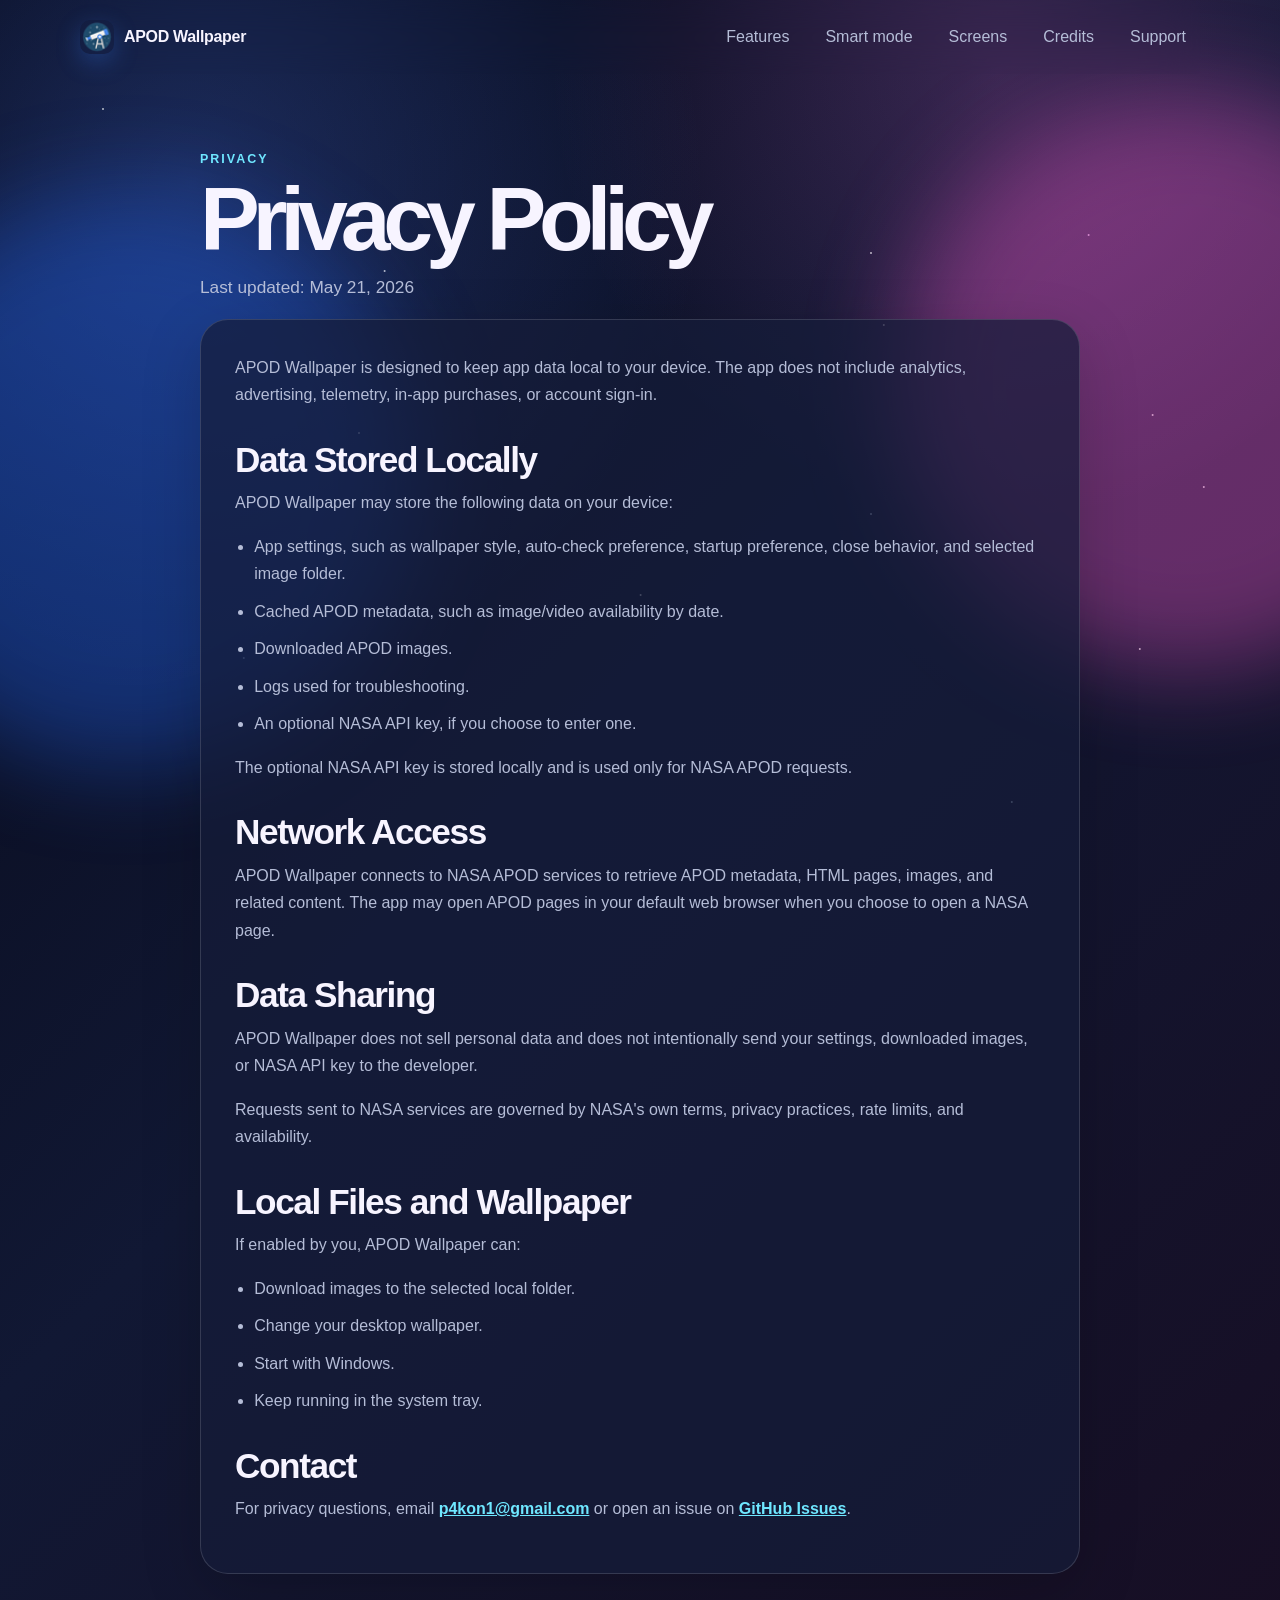
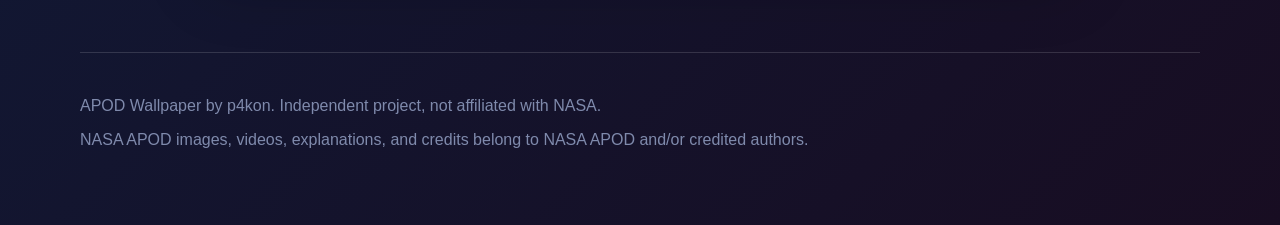
<file: website/privacy.html>
<!doctype html>
<html lang="en">
<head>
  <meta charset="utf-8">
  <meta name="viewport" content="width=device-width, initial-scale=1">
  <meta name="description" content="Privacy policy for APOD Wallpaper.">
  <meta name="theme-color" content="#090d1f">
  <title>Privacy Policy - APOD Wallpaper</title>
  <link rel="icon" href="assets/app-icon.png">
  <link rel="stylesheet" href="styles.css">
</head>
<body>
  <div class="sky" aria-hidden="true">
    <span class="star star-a"></span>
    <span class="star star-b"></span>
    <span class="star star-c"></span>
    <span class="nebula nebula-blue"></span>
    <span class="nebula nebula-rose"></span>
  </div>

  <header class="site-header">
    <a class="brand" href="index.html" aria-label="APOD Wallpaper home">
      <img src="assets/app-icon.png" alt="" width="34" height="34">
      <span>APOD Wallpaper</span>
    </a>
    <nav class="nav" aria-label="Primary navigation">
      <a href="index.html#features">Features</a>
      <a href="index.html#smart">Smart mode</a>
      <a href="index.html#screens">Screens</a>
      <a href="index.html#credits">Credits</a>
      <a href="index.html#support">Support</a>
    </nav>
  </header>

  <main>
    <section class="section legal-page">
      <p class="eyebrow">Privacy</p>
      <h1>Privacy Policy</h1>
      <p class="lead compact">Last updated: May 21, 2026</p>

      <div class="legal-card">
        <p>
          APOD Wallpaper is designed to keep app data local to your device. The app does not include
          analytics, advertising, telemetry, in-app purchases, or account sign-in.
        </p>

        <h2>Data Stored Locally</h2>
        <p>APOD Wallpaper may store the following data on your device:</p>
        <ul>
          <li>App settings, such as wallpaper style, auto-check preference, startup preference, close behavior, and selected image folder.</li>
          <li>Cached APOD metadata, such as image/video availability by date.</li>
          <li>Downloaded APOD images.</li>
          <li>Logs used for troubleshooting.</li>
          <li>An optional NASA API key, if you choose to enter one.</li>
        </ul>
        <p>The optional NASA API key is stored locally and is used only for NASA APOD requests.</p>

        <h2>Network Access</h2>
        <p>
          APOD Wallpaper connects to NASA APOD services to retrieve APOD metadata, HTML pages,
          images, and related content. The app may open APOD pages in your default web browser
          when you choose to open a NASA page.
        </p>

        <h2>Data Sharing</h2>
        <p>
          APOD Wallpaper does not sell personal data and does not intentionally send your settings,
          downloaded images, or NASA API key to the developer.
        </p>
        <p>
          Requests sent to NASA services are governed by NASA's own terms, privacy practices,
          rate limits, and availability.
        </p>

        <h2>Local Files and Wallpaper</h2>
        <p>If enabled by you, APOD Wallpaper can:</p>
        <ul>
          <li>Download images to the selected local folder.</li>
          <li>Change your desktop wallpaper.</li>
          <li>Start with Windows.</li>
          <li>Keep running in the system tray.</li>
        </ul>

        <h2>Contact</h2>
        <p>
          For privacy questions, email
          <a href="mailto:p4kon1@gmail.com?subject=APOD%20Wallpaper%20privacy">p4kon1@gmail.com</a>
          or open an issue on
          <a href="https://github.com/p4kon/apod_wallpaper/issues">GitHub Issues</a>.
        </p>
      </div>
    </section>
  </main>

  <footer class="footer">
    <p>APOD Wallpaper by p4kon. Independent project, not affiliated with NASA.</p>
    <p>NASA APOD images, videos, explanations, and credits belong to NASA APOD and/or credited authors.</p>
  </footer>
</body>
</html>
</file>
<file: website/styles.css>
:root {
  color-scheme: dark;
  --bg: #070a19;
  --bg-soft: rgba(16, 22, 45, 0.78);
  --card: rgba(22, 29, 58, 0.72);
  --card-strong: rgba(30, 39, 77, 0.9);
  --text: #f7f4ff;
  --muted: #b5bdd7;
  --soft: #7f8aac;
  --line: rgba(255, 255, 255, 0.14);
  --blue: #3a86ff;
  --green: #23c18a;
  --red: #ff5d73;
  --pink: #e59af2;
  --cyan: #6fe7ff;
  --shadow: 0 26px 80px rgba(0, 0, 0, 0.4);
  --radius: 28px;
  font-family: "Segoe UI", "Aptos", "Trebuchet MS", sans-serif;
}

* {
  box-sizing: border-box;
}

html {
  scroll-behavior: smooth;
}

body {
  min-height: 100vh;
  margin: 0;
  color: var(--text);
  background:
    radial-gradient(circle at 15% 10%, rgba(78, 127, 255, 0.28), transparent 32rem),
    radial-gradient(circle at 78% 4%, rgba(231, 113, 226, 0.2), transparent 28rem),
    linear-gradient(135deg, #060817 0%, #111834 45%, #180d22 100%);
  overflow-x: hidden;
}

body.has-lightbox {
  overflow: hidden;
}

a {
  color: inherit;
}

.sky {
  position: fixed;
  inset: 0;
  z-index: -1;
  pointer-events: none;
  overflow: hidden;
}

.star,
.nebula {
  position: absolute;
  display: block;
}

.star {
  width: 2px;
  height: 2px;
  border-radius: 999px;
  background: white;
  box-shadow:
    22vw 18vh 0 #fff,
    40vw 9vh 0 #d9f0ff,
    61vw 24vh 0 #fff,
    77vw 14vh 0 #f8d9ff,
    86vw 42vh 0 #fff,
    11vw 61vh 0 #d9f0ff,
    52vw 73vh 0 #fff,
    93vw 78vh 0 #fff;
  animation: twinkle 4.8s ease-in-out infinite;
  opacity: 0.7;
}

.star-a { left: 8%; top: 12%; }
.star-b { left: 28%; top: 48%; animation-delay: 1.4s; }
.star-c { left: 68%; top: 28%; animation-delay: 2.2s; }

.nebula {
  width: 36rem;
  height: 36rem;
  border-radius: 999px;
  filter: blur(48px);
  opacity: 0.35;
}

.nebula-blue {
  left: -10rem;
  top: 12rem;
  background: #246bff;
}

.nebula-rose {
  right: -12rem;
  top: 6rem;
  background: #ff5ad1;
}

.site-header {
  position: sticky;
  top: 0;
  z-index: 20;
  display: flex;
  align-items: center;
  justify-content: space-between;
  width: min(1120px, calc(100% - 32px));
  margin: 0 auto;
  padding: 18px 0;
  backdrop-filter: blur(16px);
}

.brand,
.nav {
  display: flex;
  align-items: center;
}

.brand {
  gap: 10px;
  text-decoration: none;
  font-weight: 800;
  letter-spacing: -0.02em;
}

.brand img {
  border-radius: 10px;
  box-shadow: 0 8px 24px rgba(58, 134, 255, 0.28);
}

.nav {
  gap: 8px;
}

.nav a {
  padding: 9px 13px;
  color: var(--muted);
  text-decoration: none;
  border: 1px solid transparent;
  border-radius: 999px;
}

.nav a:hover {
  color: var(--text);
  border-color: var(--line);
  background: rgba(255, 255, 255, 0.06);
}

.section {
  width: min(1120px, calc(100% - 32px));
  margin: 0 auto;
  padding: 78px 0;
}

.hero {
  display: grid;
  grid-template-columns: minmax(0, 0.95fr) minmax(420px, 1.05fr);
  gap: 48px;
  align-items: center;
  min-height: calc(100vh - 82px);
}

.eyebrow {
  margin: 0 0 14px;
  color: var(--cyan);
  font-size: 0.78rem;
  font-weight: 800;
  letter-spacing: 0.16em;
  text-transform: uppercase;
}

h1,
h2,
h3,
p {
  margin-top: 0;
}

h1 {
  max-width: 760px;
  margin-bottom: 22px;
  font-size: clamp(3.2rem, 8vw, 7.4rem);
  line-height: 0.88;
  letter-spacing: -0.08em;
}

h2 {
  margin-bottom: 20px;
  font-size: clamp(2rem, 4vw, 4rem);
  line-height: 0.98;
  letter-spacing: -0.06em;
}

h3 {
  margin-bottom: 10px;
  font-size: 1.28rem;
}

.lead {
  max-width: 620px;
  color: var(--muted);
  font-size: 1.25rem;
  line-height: 1.65;
}

.lead.compact {
  max-width: 820px;
  font-size: 1.08rem;
}

.actions {
  display: flex;
  flex-wrap: wrap;
  gap: 14px;
  margin-top: 28px;
}

.button {
  display: inline-flex;
  align-items: center;
  justify-content: center;
  min-height: 48px;
  padding: 0 22px;
  font-weight: 800;
  text-decoration: none;
  border-radius: 999px;
  transition: transform 180ms ease, border-color 180ms ease, background 180ms ease;
}

.button:hover {
  transform: translateY(-2px);
}

.button.primary {
  color: #07101f;
  background: linear-gradient(135deg, #83e9ff, #ef9bff 55%, #ffffff);
}

.button.ghost {
  color: var(--text);
  border: 1px solid var(--line);
  background: rgba(255, 255, 255, 0.06);
}

.microcopy {
  margin-top: 18px;
  color: var(--soft);
  font-size: 0.92rem;
}

.app-preview {
  border: 1px solid rgba(255, 255, 255, 0.16);
  border-radius: 34px;
  background:
    linear-gradient(145deg, rgba(255, 255, 255, 0.14), transparent),
    rgba(9, 12, 28, 0.68);
  box-shadow: var(--shadow);
  overflow: hidden;
  transform: perspective(900px) rotateY(-5deg) rotateX(4deg);
}

.window-chrome {
  display: flex;
  gap: 8px;
  padding: 16px 18px;
  border-bottom: 1px solid var(--line);
  background: rgba(255, 255, 255, 0.05);
}

.window-chrome span {
  width: 11px;
  height: 11px;
  border-radius: 999px;
  background: rgba(255, 255, 255, 0.38);
}

.mock-app {
  display: grid;
  grid-template-columns: 58px 1fr;
  min-height: 520px;
}

.mock-app aside {
  display: flex;
  flex-direction: column;
  gap: 18px;
  align-items: center;
  padding-top: 24px;
  border-right: 1px solid var(--line);
  background: rgba(255, 255, 255, 0.05);
}

.nav-dot {
  width: 28px;
  height: 28px;
  border-radius: 10px;
  border: 1px solid var(--line);
  background: rgba(255, 255, 255, 0.08);
}

.nav-dot.active {
  background: linear-gradient(135deg, var(--blue), var(--cyan));
}

.mock-content {
  padding: 24px;
}

.month-row {
  display: flex;
  align-items: center;
  justify-content: center;
  gap: 48px;
  margin-bottom: 22px;
  font-size: 1.4rem;
}

.calendar-grid {
  display: grid;
  grid-template-columns: repeat(4, 1fr);
  gap: 10px;
}

.day {
  display: grid;
  min-height: 56px;
  place-items: center;
  border-radius: 15px;
  font-weight: 800;
  background: rgba(255, 255, 255, 0.12);
}

.day.blue { background: rgba(58, 134, 255, 0.82); }
.day.green { background: rgba(35, 193, 138, 0.72); }
.day.red { background: rgba(255, 93, 115, 0.76); }
.day.future { color: var(--soft); opacity: 0.55; }
.day.selected { outline: 2px solid white; }

.preview-card {
  display: grid;
  grid-template-columns: 1fr 1fr;
  gap: 18px;
  margin-top: 24px;
  padding: 18px;
  border: 1px solid var(--line);
  border-radius: 22px;
  background: rgba(255, 255, 255, 0.06);
}

.preview-image {
  min-height: 140px;
  border-radius: 18px;
  background:
    radial-gradient(circle at 35% 45%, rgba(255, 180, 120, 0.9), transparent 18%),
    radial-gradient(circle at 62% 56%, rgba(255, 70, 122, 0.68), transparent 26%),
    radial-gradient(circle at 40% 80%, rgba(77, 170, 255, 0.55), transparent 28%),
    #111831;
}

.preview-card p {
  color: var(--muted);
  line-height: 1.55;
}

.section-heading {
  max-width: 760px;
  margin-bottom: 32px;
}

.features,
.screen-grid,
.smart-grid {
  display: grid;
  grid-template-columns: repeat(4, 1fr);
  gap: 18px;
}

.features article,
.panel,
.support-card,
.screen-grid figure,
.smart-card {
  border: 1px solid var(--line);
  border-radius: var(--radius);
  background: var(--card);
  box-shadow: 0 18px 60px rgba(0, 0, 0, 0.18);
}

.features article {
  padding: 24px;
}

.features p,
.panel p,
.support-card p {
  color: var(--muted);
  line-height: 1.65;
}

.icon {
  display: inline-grid;
  width: 44px;
  height: 44px;
  margin-bottom: 28px;
  place-items: center;
  color: #07101f;
  font-weight: 900;
  border-radius: 15px;
  background: linear-gradient(135deg, #84efff, #ee98ff);
}

.screenshots {
  padding-top: 40px;
}

.smart-section {
  padding-top: 40px;
}

.smart-grid {
  grid-template-columns: repeat(2, 1fr);
}

.smart-card {
  display: grid;
  grid-template-columns: 1fr auto 1.35fr;
  gap: 12px;
  align-items: center;
  padding: 16px;
}

.media-button {
  display: grid;
  padding: 0;
  color: inherit;
  font: inherit;
  border: 0;
  background: transparent;
  cursor: zoom-in;
}

.media-button:focus-visible {
  outline: 3px solid rgba(131, 233, 255, 0.72);
  outline-offset: 4px;
}

.smart-media-frame {
  position: relative;
  min-height: 174px;
  place-items: center;
  overflow: hidden;
  border: 1px solid rgba(255, 255, 255, 0.12);
  border-radius: 18px;
  background: rgba(255, 255, 255, 0.06);
  isolation: isolate;
}

.smart-media-frame::before,
.smart-media-frame::after {
  position: absolute;
  content: "";
  inset: 0;
}

.smart-media-frame::before {
  z-index: -2;
  background-image: var(--media-bg);
  background-position: center;
  background-size: cover;
  filter: blur(22px) saturate(1.2);
  opacity: 0.48;
  transform: scale(1.18);
}

.smart-media-frame::after {
  z-index: -1;
  background:
    radial-gradient(circle at 50% 40%, rgba(255, 255, 255, 0.13), transparent 34%),
    linear-gradient(180deg, rgba(9, 14, 32, 0.1), rgba(9, 14, 32, 0.42));
}

.smart-media-frame img {
  display: block;
  width: 100%;
  height: 100%;
  min-height: 150px;
  max-height: 260px;
  object-fit: contain;
  border-radius: 16px;
  box-shadow: 0 18px 44px rgba(0, 0, 0, 0.26);
}

.smart-card-wide {
  grid-template-columns: 1fr;
}

.smart-card-wide .smart-media-frame {
  width: min(100%, 760px);
  min-height: 250px;
  margin: 0 auto;
}

.smart-media-frame-wide img {
  width: 100%;
  min-height: 0;
  max-height: 280px;
}

.smart-media-frame-tall {
  min-height: 278px;
}

.smart-media-frame-tall img {
  width: auto;
  max-width: 100%;
  min-height: 0;
  max-height: 280px;
}

.smart-card-wide .smart-arrow {
  justify-self: center;
  margin: 4px 0;
  transform: rotate(90deg);
}

.smart-card h3,
.smart-card p {
  grid-column: 1 / -1;
}

.smart-card h3 {
  margin: 6px 0 0;
}

.smart-card p {
  color: var(--muted);
  line-height: 1.55;
}

.smart-arrow {
  display: grid;
  width: 34px;
  height: 34px;
  flex: 0 0 34px;
  place-items: center;
  color: #07101f;
  font-weight: 900;
  border-radius: 999px;
  background: linear-gradient(135deg, #83e9ff, #ef9bff);
  box-shadow: 0 10px 28px rgba(229, 154, 242, 0.24);
}

.screen-grid {
  grid-template-columns: repeat(2, 1fr);
}

.screen-grid figure {
  margin: 0;
  padding: 12px;
}

.screen-shot-frame {
  display: grid;
  min-height: 360px;
  padding: 12px;
  place-items: center;
  border-radius: 20px;
  background:
    radial-gradient(circle at 18% 10%, rgba(111, 231, 255, 0.09), transparent 18rem),
    rgba(255, 255, 255, 0.08);
}

.screen-media,
.screen-grid img {
  display: block;
  width: 100%;
}

.screen-grid img {
  max-height: 420px;
  object-fit: contain;
  border-radius: 14px;
}

.screen-grid figcaption {
  display: grid;
  gap: 8px;
  padding: 16px 10px 6px;
  color: var(--muted);
  line-height: 1.55;
}

.screen-grid figcaption strong {
  color: var(--text);
  font-size: 1.08rem;
}

.screen-grid figcaption span {
  display: block;
}

.split {
  display: grid;
  grid-template-columns: 0.8fr 1fr;
  gap: 32px;
  align-items: center;
}

.panel,
.support-card {
  padding: 32px;
}

.panel a {
  color: var(--cyan);
  font-weight: 800;
}

.legal-page {
  max-width: 880px;
}

.legal-page h1 {
  margin-bottom: 14px;
  font-size: clamp(3rem, 7vw, 6.2rem);
}

.legal-card {
  padding: 34px;
  border: 1px solid var(--line);
  border-radius: var(--radius);
  background: var(--card);
  box-shadow: 0 18px 60px rgba(0, 0, 0, 0.18);
}

.legal-card h2 {
  margin: 34px 0 12px;
  font-size: clamp(1.45rem, 3vw, 2.2rem);
  letter-spacing: -0.04em;
}

.legal-card p,
.legal-card li {
  color: var(--muted);
  line-height: 1.72;
}

.legal-card ul {
  display: grid;
  gap: 10px;
  padding-left: 1.2rem;
}

.legal-card a {
  color: var(--cyan);
  font-weight: 800;
}

.inline-links {
  display: flex;
  flex-wrap: wrap;
  gap: 12px;
  margin-top: 18px;
}

.inline-links a {
  padding: 10px 14px;
  color: var(--text);
  text-decoration: none;
  border: 1px solid var(--line);
  border-radius: 999px;
  background: rgba(255, 255, 255, 0.06);
}

.support-card {
  text-align: center;
  background:
    radial-gradient(circle at 18% 12%, rgba(111, 231, 255, 0.2), transparent 20rem),
    radial-gradient(circle at 88% 10%, rgba(229, 154, 242, 0.18), transparent 20rem),
    var(--card-strong);
}

.support-card .actions {
  justify-content: center;
}

.footer {
  width: min(1120px, calc(100% - 32px));
  margin: 0 auto;
  padding: 44px 0 60px;
  color: var(--soft);
  border-top: 1px solid var(--line);
}

code {
  color: var(--cyan);
}

.lightbox[hidden] {
  display: none;
}

.lightbox {
  position: fixed;
  inset: 0;
  z-index: 100;
  display: grid;
  place-items: center;
  padding: 24px;
}

.lightbox-backdrop {
  position: absolute;
  inset: 0;
  border: 0;
  background:
    radial-gradient(circle at 50% 30%, rgba(111, 231, 255, 0.12), transparent 28rem),
    rgba(3, 6, 18, 0.78);
  backdrop-filter: blur(14px);
  cursor: zoom-out;
}

.lightbox-panel {
  position: relative;
  z-index: 1;
  display: grid;
  gap: 12px;
  width: min(1180px, 94vw);
  max-height: 90vh;
  margin: 0;
  padding: 18px;
  border: 1px solid rgba(255, 255, 255, 0.18);
  border-radius: 26px;
  background:
    linear-gradient(145deg, rgba(255, 255, 255, 0.12), transparent),
    rgba(12, 17, 38, 0.94);
  box-shadow: 0 30px 90px rgba(0, 0, 0, 0.58);
}

.lightbox-panel img {
  display: block;
  max-width: 100%;
  max-height: 78vh;
  margin: 0 auto;
  object-fit: contain;
  border-radius: 18px;
}

.lightbox-panel figcaption {
  color: var(--muted);
  font-size: 0.95rem;
  text-align: center;
}

.lightbox-close {
  position: absolute;
  top: 12px;
  right: 12px;
  display: grid;
  width: 38px;
  height: 38px;
  place-items: center;
  color: var(--text);
  font-size: 1.35rem;
  border: 1px solid rgba(255, 255, 255, 0.16);
  border-radius: 999px;
  background: rgba(0, 0, 0, 0.44);
  cursor: pointer;
}

@keyframes twinkle {
  0%, 100% { opacity: 0.35; transform: scale(1); }
  50% { opacity: 0.9; transform: scale(1.8); }
}

@media (max-width: 980px) {
  .hero,
  .split {
    grid-template-columns: 1fr;
  }

  .app-preview {
    transform: none;
  }

  .features {
    grid-template-columns: repeat(2, 1fr);
  }

  .smart-grid {
    grid-template-columns: 1fr;
  }
}

@media (max-width: 720px) {
  .site-header {
    align-items: flex-start;
    gap: 12px;
    flex-direction: column;
  }

  .nav {
    flex-wrap: wrap;
  }

  .section {
    padding: 48px 0;
  }

  .hero {
    min-height: auto;
  }

  .features,
  .screen-grid,
  .smart-grid {
    grid-template-columns: 1fr;
  }

  .smart-card {
    grid-template-columns: 1fr;
  }

  .smart-arrow {
    justify-self: center;
    transform: rotate(90deg);
  }

  .mock-app {
    grid-template-columns: 44px 1fr;
  }

  .mock-content {
    padding: 16px;
  }

  .preview-card {
    grid-template-columns: 1fr;
  }
}

@media (prefers-reduced-motion: reduce) {
  *,
  *::before,
  *::after {
    scroll-behavior: auto !important;
    animation-duration: 0.01ms !important;
    animation-iteration-count: 1 !important;
    transition-duration: 0.01ms !important;
  }
}
</file>
